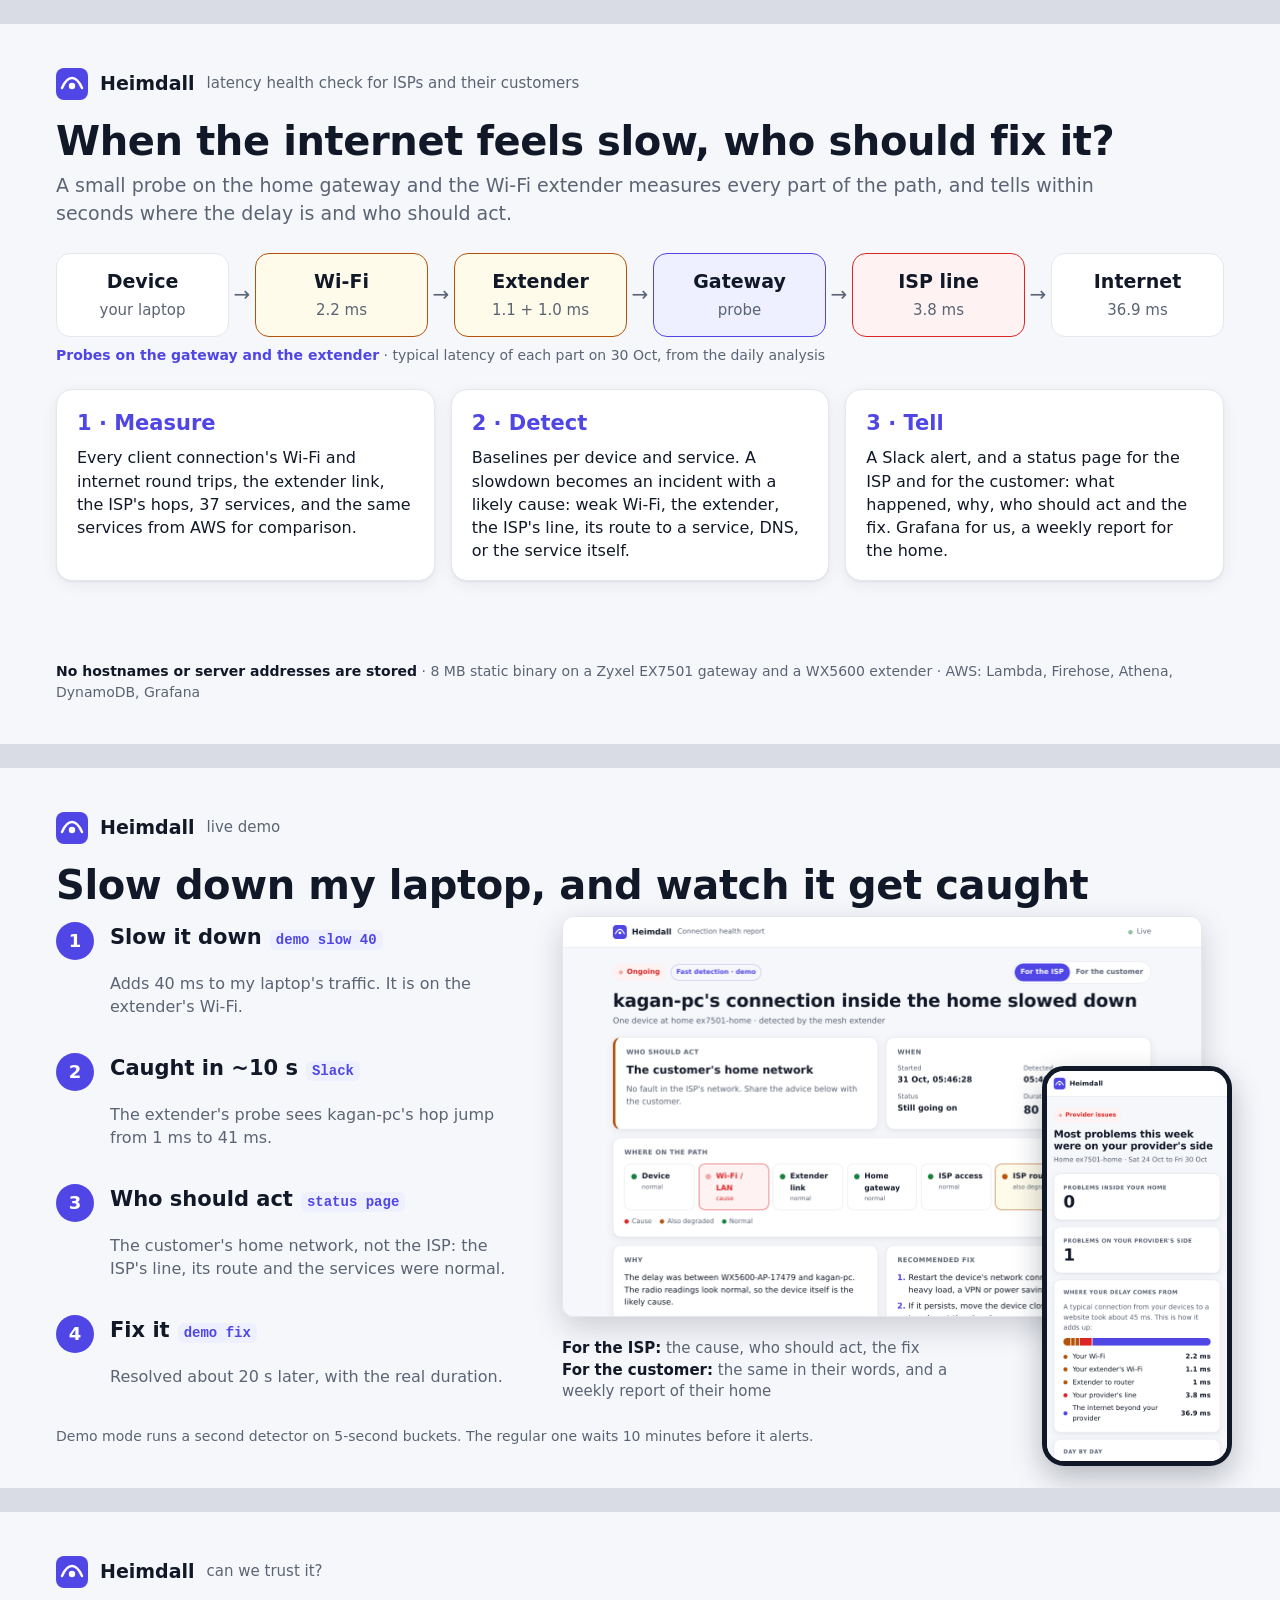
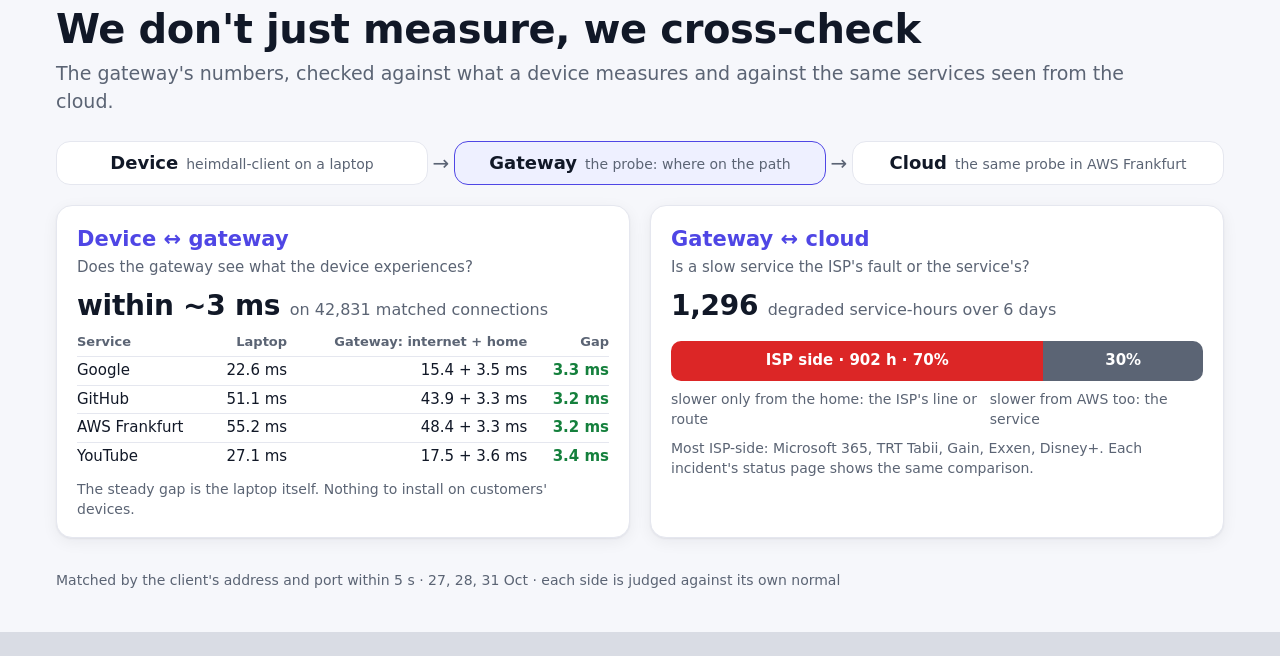
<file: presentation/slides.html>
<!doctype html>
<html lang="en">
<head>
<meta charset="utf-8">
<title>Heimdall · 3-minute presentation</title>
<style>
  :root {
    --bg: #f6f7fb; --card: #fff; --ink: #111827; --muted: #5b6474; --line: #e5e7ef;
    --brand: #4f46e5; --brand-bg: #eef0ff; --bad: #dc2626; --bad-bg: #fef2f2;
    --warn: #b45309; --warn-bg: #fffbeb; --ok: #15803d;
  }
  * { box-sizing: border-box; }
  html, body { margin: 0; background: #d9dce4; }
  body { font: 18px/1.45 system-ui, -apple-system, "Segoe UI", Roboto, Arial, sans-serif; color: var(--ink); }
  .slide {
    width: 1280px; height: 720px; margin: 24px auto; padding: 44px 56px; background: var(--bg);
    position: relative; overflow: hidden; break-after: page;
  }
  @media print { html, body { background: var(--bg); } .slide { margin: 0; } @page { size: 1280px 720px; margin: 0; } }
  .top { display: flex; align-items: center; gap: 12px; color: var(--muted); font-size: 15px; }
  .top img { width: 32px; height: 32px; }
  .top b { color: var(--ink); font-size: 19px; }
  h1 { margin: 18px 0 8px; font-size: 40px; line-height: 1.15; letter-spacing: -0.01em; }
  .lead { margin: 0 0 26px; color: var(--muted); font-size: 19px; max-width: 1080px; }

  .path { display: flex; align-items: stretch; gap: 0; margin-bottom: 8px; }
  .seg { flex: 1; text-align: center; padding: 14px 8px; border-radius: 14px; border: 1.5px solid var(--line); background: var(--card); }
  .seg b { display: block; font-size: 19px; }
  .seg span { color: var(--muted); font-size: 15px; font-variant-numeric: tabular-nums; }
  .seg.home { background: var(--warn-bg); border-color: var(--warn); }
  .seg.probe { background: var(--brand-bg); border-color: var(--brand); }
  .seg.isp { background: var(--bad-bg); border-color: var(--bad); }
  .arrow { align-self: center; width: 26px; text-align: center; color: var(--muted); font-size: 20px; }
  .caption { color: var(--muted); font-size: 14px; margin: 0 0 24px; }
  .caption b { color: var(--brand); }

  .steps { display: grid; grid-template-columns: repeat(3, 1fr); gap: 16px; }
  .card { background: var(--card); border: 1px solid var(--line); border-radius: 16px; padding: 18px 20px; box-shadow: 0 1px 2px rgb(16 24 40 / 6%), 0 4px 16px rgb(16 24 40 / 6%); }
  .steps h2 { margin: 0 0 8px; font-size: 21px; color: var(--brand); }
  .steps p { margin: 0; font-size: 16px; }
  .foot { position: absolute; left: 56px; right: 56px; bottom: 28px; font-size: 14px; color: var(--muted); }
  .foot b { color: var(--ink); }

  .demo { display: grid; grid-template-columns: 470px 1fr; gap: 36px; }
  .demo ol { list-style: none; margin: 6px 0 0; padding: 0; display: grid; gap: 20px; }
  .demo li { display: grid; grid-template-columns: 40px 1fr; gap: 4px 14px; }
  .num { grid-row: span 2; width: 38px; height: 38px; border-radius: 50%; background: var(--brand); color: #fff; display: grid; place-items: center; font-weight: 700; }
  .demo li b { font-size: 21px; }
  .demo li b code { margin-left: 8px; font: 600 14px ui-monospace, SFMono-Regular, Menlo, monospace; color: var(--brand); background: var(--brand-bg); padding: 2px 6px; border-radius: 6px; }
  .demo li span { color: var(--muted); font-size: 16px; }
  .demo li .num { color: #fff; font-size: 18px; }
  .shots { position: relative; }
  .shots .desk { width: 640px; border-radius: 12px; border: 1px solid var(--line); box-shadow: 0 10px 30px rgb(16 24 40 / 18%); }
  .shots .phone { position: absolute; right: -8px; top: 150px; width: 190px; border-radius: 22px; border: 5px solid var(--ink); box-shadow: 0 12px 30px rgb(16 24 40 / 28%); }
  .shots .labels { margin-top: 14px; font-size: 15px; width: 420px; }
  .shots .labels b { color: var(--ink); }
  .shots .labels div { color: var(--muted); }

  .views { display: flex; align-items: stretch; margin: 0 0 20px; }
  .views .seg { padding: 8px; }
  .views .seg b { font-size: 18px; display: inline; margin-right: 8px; }
  .views .seg span { font-size: 14px; }
  .checks { display: grid; grid-template-columns: 1fr 1fr; gap: 20px; }
  .checks h2 { margin: 0 0 2px; font-size: 21px; color: var(--brand); }
  .checks .q { margin: 0 0 8px; color: var(--muted); font-size: 15px; }
  .big { font-size: 28px; font-weight: 700; letter-spacing: -0.01em; }
  .big small { font-size: 16px; font-weight: 500; color: var(--muted); letter-spacing: 0; }
  table { width: 100%; border-collapse: collapse; margin-top: 6px; font-size: 15px; font-variant-numeric: tabular-nums; }
  th { text-align: right; font-weight: 600; color: var(--muted); font-size: 13px; padding: 0 0 4px 14px; }
  th, td { white-space: nowrap; }
  th:first-child, td:first-child { text-align: left; padding-left: 0; }
  td { text-align: right; padding: 3px 0 3px 14px; border-top: 1px solid var(--line); }
  td.gap { color: var(--ok); font-weight: 600; }
  .split { display: flex; height: 40px; border-radius: 10px; overflow: hidden; margin: 14px 0 8px; font-size: 15px; font-weight: 600; }
  .split div { display: grid; place-items: center; color: #fff; }
  .split .isp { background: var(--bad); }
  .split .svc { background: var(--muted); }
  .legend { display: flex; justify-content: space-between; font-size: 14px; color: var(--muted); }
  .note { margin: 8px 0 0; font-size: 14px; color: var(--muted); }
</style>
</head>
<body>

<section class="slide">
  <div class="top"><img src="../cloud/src/heimdall_cloud/status_web/mark.svg" alt=""><b>Heimdall</b> latency health check for ISPs and their customers</div>
  <h1>When the internet feels slow, who should fix it?</h1>
  <p class="lead">A small probe on the home gateway and the Wi-Fi extender measures every part of the path,
    and tells within seconds where the delay is and who should act.</p>

  <div class="path" aria-label="The path from a device to the internet">
    <div class="seg"><b>Device</b><span>your laptop</span></div><div class="arrow">→</div>
    <div class="seg home"><b>Wi-Fi</b><span>2.2 ms</span></div><div class="arrow">→</div>
    <div class="seg home"><b>Extender</b><span>1.1 + 1.0 ms</span></div><div class="arrow">→</div>
    <div class="seg probe"><b>Gateway</b><span>probe</span></div><div class="arrow">→</div>
    <div class="seg isp"><b>ISP line</b><span>3.8 ms</span></div><div class="arrow">→</div>
    <div class="seg"><b>Internet</b><span>36.9 ms</span></div>
  </div>
  <p class="caption"><b>Probes on the gateway and the extender</b> · typical latency of each part on 30 Oct, from the daily analysis</p>

  <div class="steps">
    <div class="card"><h2>1 · Measure</h2><p>Every client connection's Wi-Fi and internet round trips, the extender link,
      the ISP's hops, 37 services, and the same services from AWS for comparison.</p></div>
    <div class="card"><h2>2 · Detect</h2><p>Baselines per device and service. A slowdown becomes an incident with a likely
      cause: weak Wi-Fi, the extender, the ISP's line, its route to a service, DNS, or the service itself.</p></div>
    <div class="card"><h2>3 · Tell</h2><p>A Slack alert, and a status page for the ISP and for the customer: what happened,
      why, who should act and the fix. Grafana for us, a weekly report for the home.</p></div>
  </div>

  <p class="foot"><b>No hostnames or server addresses are stored</b> · 8 MB static binary on a Zyxel EX7501 gateway and a
    WX5600 extender · AWS: Lambda, Firehose, Athena, DynamoDB, Grafana</p>
</section>

<section class="slide">
  <div class="top"><img src="../cloud/src/heimdall_cloud/status_web/mark.svg" alt=""><b>Heimdall</b> live demo</div>
  <h1>Slow down my laptop, and watch it get caught</h1>
  <div class="demo">
    <ol>
      <li><span class="num">1</span><b>Slow it down<code>demo slow 40</code></b>
        <span>Adds 40 ms to my laptop's traffic. It is on the extender's Wi-Fi.</span></li>
      <li><span class="num">2</span><b>Caught in ~10 s<code>Slack</code></b>
        <span>The extender's probe sees kagan-pc's hop jump from 1 ms to 41 ms.</span></li>
      <li><span class="num">3</span><b>Who should act<code>status page</code></b>
        <span>The customer's home network, not the ISP: the ISP's line, its route and the services were normal.</span></li>
      <li><span class="num">4</span><b>Fix it<code>demo fix</code></b>
        <span>Resolved about 20 s later, with the real duration.</span></li>
    </ol>
    <div class="shots">
      <img class="desk" src="incident-isp.png" alt="Incident page for the ISP">
      <img class="phone" src="home-report.png" alt="Weekly home report on a phone">
      <div class="labels">
        <div><b>For the ISP:</b> the cause, who should act, the fix</div>
        <div><b>For the customer:</b> the same in their words, and a weekly report of their home</div>
      </div>
    </div>
  </div>
  <p class="foot">Demo mode runs a second detector on 5-second buckets. The regular one waits 10 minutes before it alerts.</p>
</section>

<section class="slide">
  <div class="top"><img src="../cloud/src/heimdall_cloud/status_web/mark.svg" alt=""><b>Heimdall</b> can we trust it?</div>
  <h1>We don't just measure, we cross-check</h1>
  <p class="lead">The gateway's numbers, checked against what a device measures and against the same services seen from the cloud.</p>

  <div class="views" aria-label="Three points of view">
    <div class="seg"><b>Device</b><span>heimdall-client on a laptop</span></div><div class="arrow">→</div>
    <div class="seg probe"><b>Gateway</b><span>the probe: where on the path</span></div><div class="arrow">→</div>
    <div class="seg"><b>Cloud</b><span>the same probe in AWS Frankfurt</span></div>
  </div>

  <div class="checks">
    <div class="card">
      <h2>Device ↔ gateway</h2>
      <p class="q">Does the gateway see what the device experiences?</p>
      <div class="big">within ~3 ms <small>on 42,831 matched connections</small></div>
      <table aria-label="Laptop measurement against the gateway's split, medians">
        <thead><tr><th>Service</th><th>Laptop</th><th>Gateway: internet + home</th><th>Gap</th></tr></thead>
        <tbody>
          <tr><td>Google</td><td>22.6 ms</td><td>15.4 + 3.5 ms</td><td class="gap">3.3 ms</td></tr>
          <tr><td>GitHub</td><td>51.1 ms</td><td>43.9 + 3.3 ms</td><td class="gap">3.2 ms</td></tr>
          <tr><td>AWS Frankfurt</td><td>55.2 ms</td><td>48.4 + 3.3 ms</td><td class="gap">3.2 ms</td></tr>
          <tr><td>YouTube</td><td>27.1 ms</td><td>17.5 + 3.6 ms</td><td class="gap">3.4 ms</td></tr>
        </tbody>
      </table>
      <p class="note">The steady gap is the laptop itself. Nothing to install on customers' devices.</p>
    </div>
    <div class="card">
      <h2>Gateway ↔ cloud</h2>
      <p class="q">Is a slow service the ISP's fault or the service's?</p>
      <div class="big">1,296 <small>degraded service-hours over 6 days</small></div>
      <div class="split" role="img" aria-label="70% ISP side, 30% service side">
        <div class="isp" style="width: 70%">ISP side · 902 h · 70%</div>
        <div class="svc" style="width: 30%">30%</div>
      </div>
      <div class="legend"><span>slower only from the home: the ISP's line or route</span><span>slower from AWS too: the service</span></div>
      <p class="note">Most ISP-side: Microsoft 365, TRT Tabii, Gain, Exxen, Disney+. Each incident's status page shows
        the same comparison.</p>
    </div>
  </div>

  <p class="foot">Matched by the client's address and port within 5 s · 27, 28, 31 Oct · each side is judged against its own normal</p>
</section>

</body>
</html>
</file>
